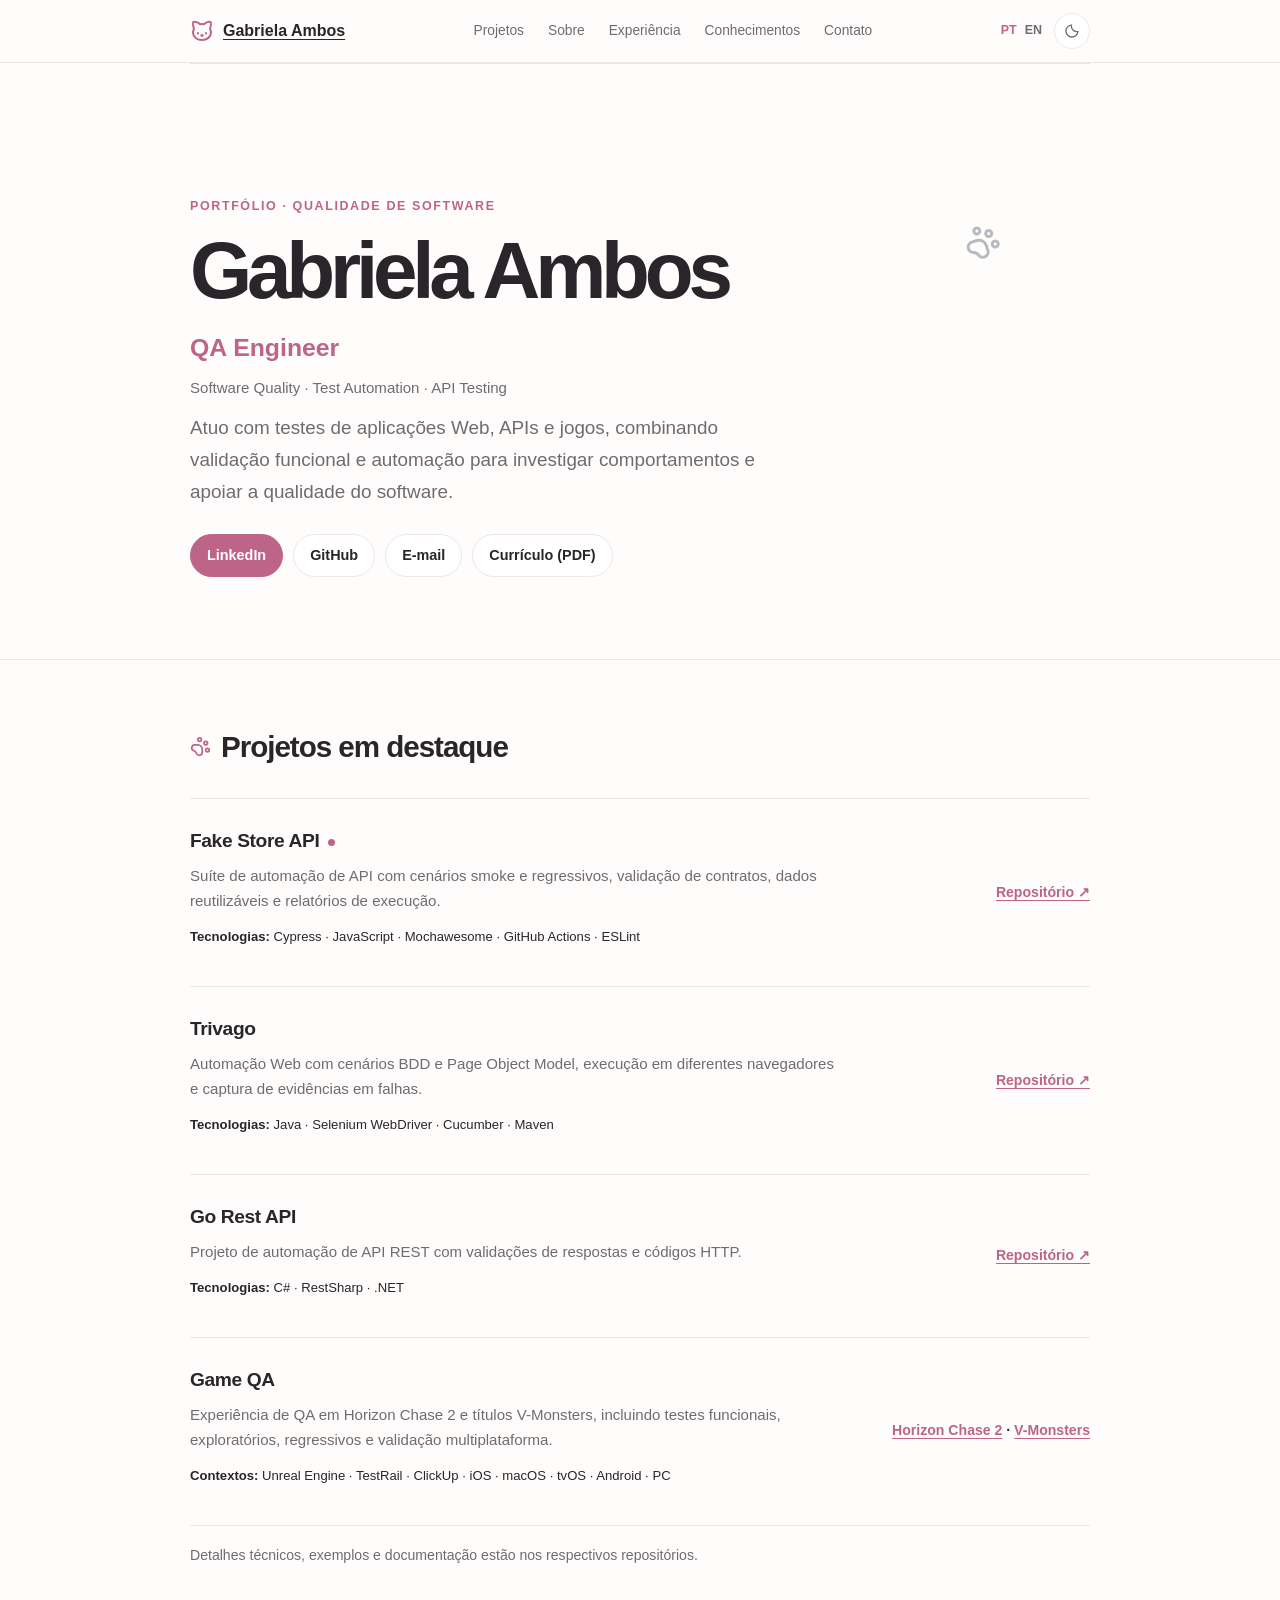
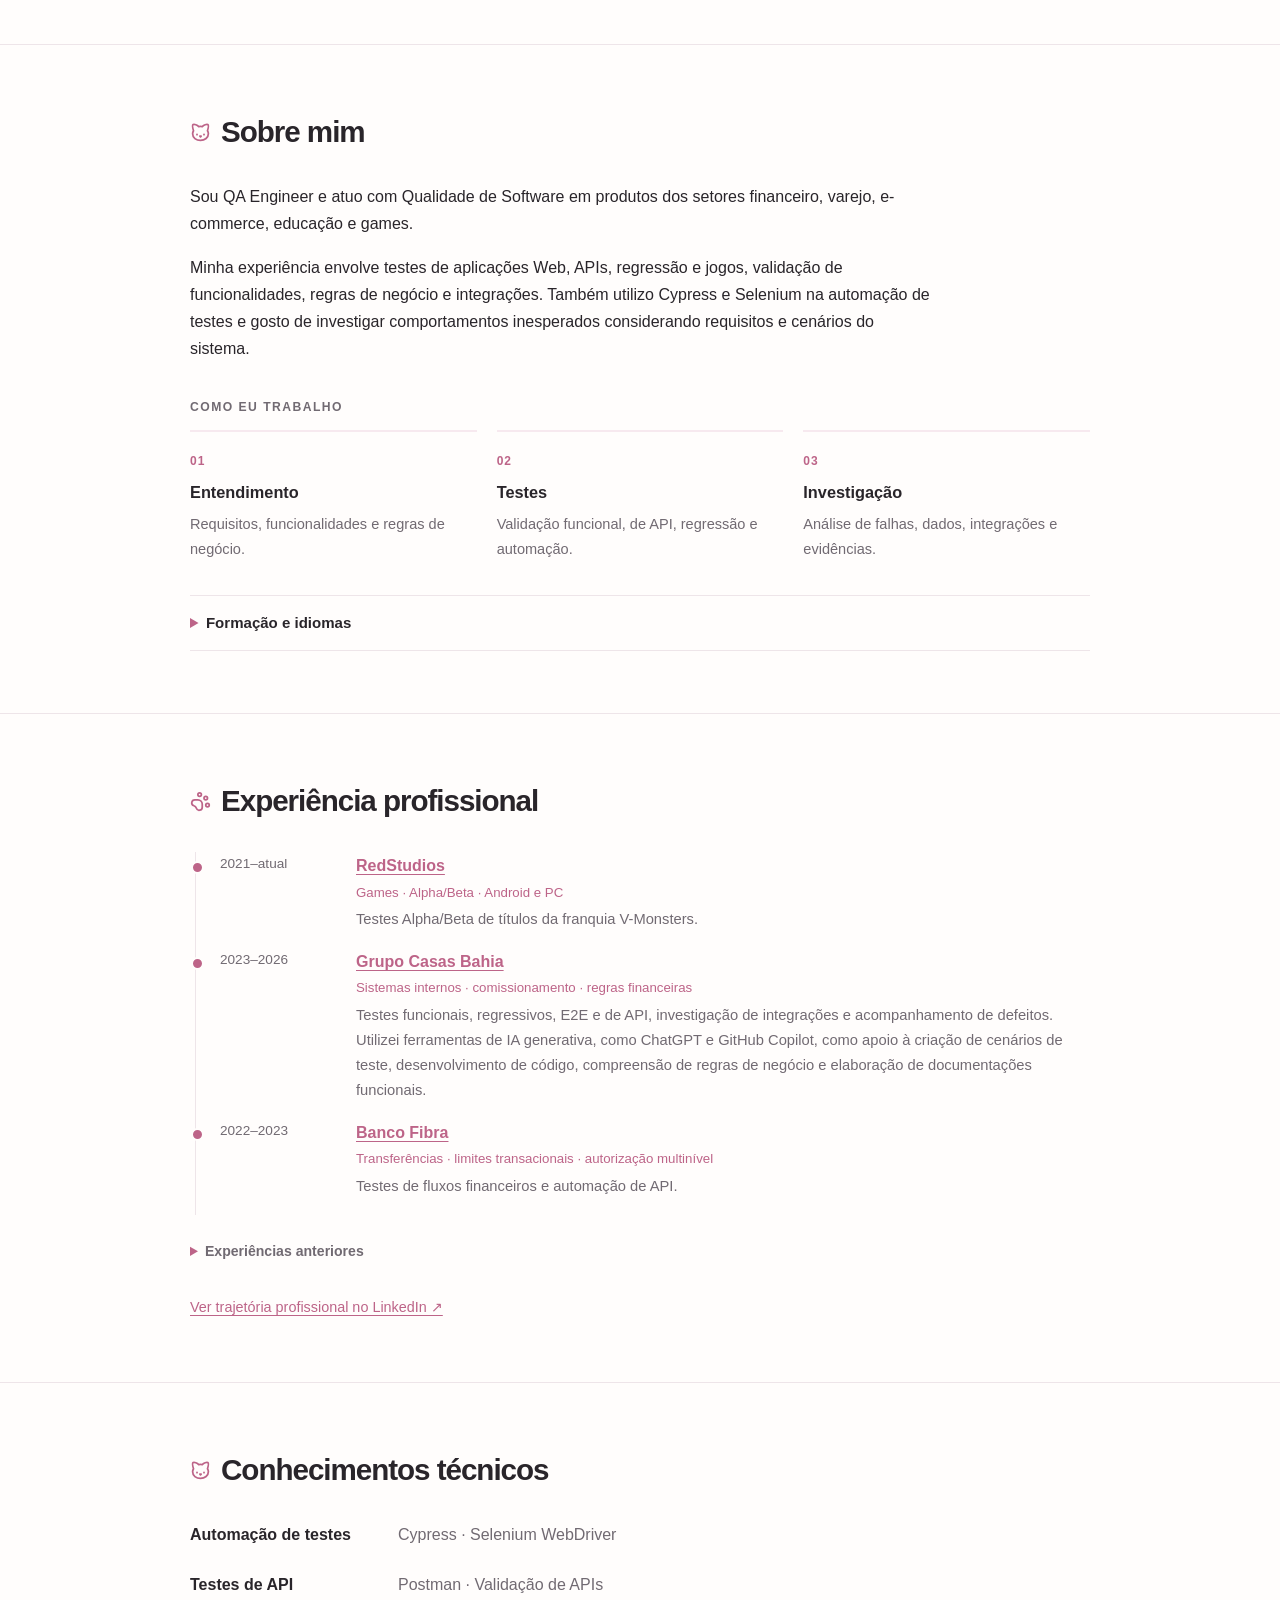
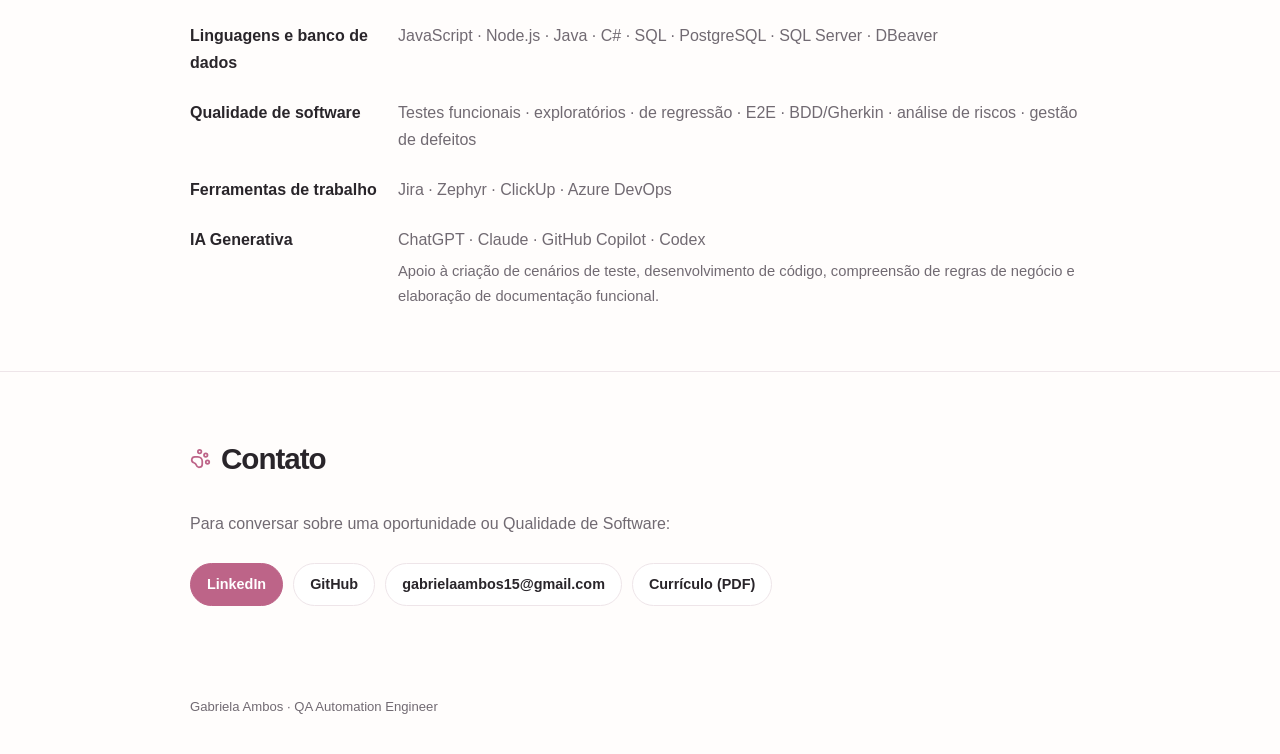
<file: docs/index.html>
<!doctype html>
<html lang="pt-BR" data-theme="light">
<head>
  <meta charset="utf-8">
  <meta name="viewport" content="width=device-width, initial-scale=1">
  <title>Gabriela Ambos | QA Automation Engineer</title>
  <meta name="description" content="Portfólio de Gabriela Ambos, QA Automation Engineer. Projetos em automação, testes de API, aplicações Web e QA de jogos.">
  <meta property="og:title" content="Gabriela Ambos | QA Automation Engineer">
  <meta property="og:description" content="Projetos e experiência em automação de testes, APIs, aplicações Web e QA de jogos.">
  <meta property="og:type" content="website">
  <meta property="og:locale" content="pt_BR">
  <meta property="og:url" content="https://gabrielaambos.github.io/portfolio-qa/">
  <link rel="canonical" href="https://gabrielaambos.github.io/portfolio-qa/">
  <link rel="alternate" hreflang="pt-BR" href="https://gabrielaambos.github.io/portfolio-qa/">
  <link rel="alternate" hreflang="en" href="https://gabrielaambos.github.io/portfolio-qa/en/">
  <link rel="alternate" hreflang="x-default" href="https://gabrielaambos.github.io/portfolio-qa/">
  <link rel="icon" href="assets/cat.svg">
  <link rel="stylesheet" href="style.css">
</head>
<body>
  <a class="skip-link" href="#main-content">Pular para o conteúdo</a>
  <header class="topbar">
    <div class="wrap">
      <a class="brand" href="#inicio" aria-label="Gabriela Ambos, início"><svg aria-hidden="true" viewBox="0 0 24 24"><use href="assets/icons.svg#i-cat"/></svg><span>Gabriela Ambos</span></a>
      <nav aria-label="Navegação principal">
        <a href="#projetos">Projetos</a><a href="#sobre">Sobre</a><a href="#experiencia">Experiência</a><a href="#conhecimentos">Conhecimentos</a><a href="#contato">Contato</a>
      </nav>
      <div class="topbar-actions">
        <div class="flags" role="group" aria-label="Idioma"><a href="index.html" aria-current="page" lang="pt-BR">PT</a><a href="en/" lang="en">EN</a></div>
        <button class="theme-toggle" id="theme-toggle" type="button" aria-label="Ativar tema escuro">
          <svg aria-hidden="true" class="icon-sun" viewBox="0 0 24 24" fill="none" stroke="currentColor" stroke-width="2" stroke-linecap="round"><circle cx="12" cy="12" r="4"/><path d="M12 2v2M12 20v2M4.93 4.93l1.41 1.41M17.66 17.66l1.41 1.41M2 12h2M20 12h2M6.34 17.66l-1.41 1.41M19.07 4.93l1.41-1.41"/></svg>
          <svg aria-hidden="true" class="icon-moon" viewBox="0 0 24 24" fill="none" stroke="currentColor" stroke-width="2" stroke-linecap="round"><path d="M20.9 13A9 9 0 0 1 11 3.1 9 9 0 1 0 20.9 13Z"/></svg>
        </button>
      </div>
    </div>
  </header>

  <main id="main-content">
    <section class="hero wrap" id="inicio" aria-labelledby="hero-title">
      <p class="eyebrow">Portfólio · Qualidade de Software</p>
      <h1 id="hero-title">Gabriela Ambos</h1>
      <p class="role">QA Engineer</p>
      <p class="specialties">Software Quality · Test Automation · API Testing</p>
      <p class="tagline">Atuo com testes de aplicações Web, APIs e jogos, combinando validação funcional e automação para investigar comportamentos e apoiar a qualidade do software.</p>
      <div class="cta" aria-label="Links profissionais">
        <a class="btn btn-primary" href="https://www.linkedin.com/in/gabrielaambos/">LinkedIn</a>
        <a class="btn" href="https://github.com/GabrielaAmbos">GitHub</a>
        <a class="btn" href="mailto:gabrielaambos15@gmail.com">E-mail</a>
        <a class="btn" href="assets/cv/GabrielaAmbos-CV.pdf" target="_blank" rel="noopener">Currículo (PDF)</a>
      </div>
    </section>

    <section id="projetos" aria-labelledby="projects-title">
      <div class="wrap">
        <h2 class="section-heading" id="projects-title"><svg aria-hidden="true" viewBox="0 0 24 24"><use href="assets/icons.svg#i-paw"/></svg>Projetos em destaque</h2>
        <div class="projects">
          <article class="project featured">
            <div><h3>Fake Store API</h3><p>Suíte de automação de API com cenários smoke e regressivos, validação de contratos, dados reutilizáveis e relatórios de execução.</p><p class="tech"><strong>Tecnologias:</strong> Cypress · JavaScript · Mochawesome · GitHub Actions · ESLint</p></div>
            <a class="project-link" href="https://github.com/GabrielaAmbos/automacao-fake-store-api">Repositório <span aria-hidden="true">↗</span></a>
          </article>
          <article class="project">
            <div><h3>Trivago</h3><p>Automação Web com cenários BDD e Page Object Model, execução em diferentes navegadores e captura de evidências em falhas.</p><p class="tech"><strong>Tecnologias:</strong> Java · Selenium WebDriver · Cucumber · Maven</p></div>
            <a class="project-link" href="https://github.com/GabrielaAmbos/automacao-trivago">Repositório <span aria-hidden="true">↗</span></a>
          </article>
          <article class="project">
            <div><h3>Go Rest API</h3><p>Projeto de automação de API REST com validações de respostas e códigos HTTP.</p><p class="tech"><strong>Tecnologias:</strong> C# · RestSharp · .NET</p></div>
            <a class="project-link" href="https://github.com/GabrielaAmbos/automacao-go-rest-api">Repositório <span aria-hidden="true">↗</span></a>
          </article>
          <article class="project">
            <div><h3>Game QA</h3><p>Experiência de QA em Horizon Chase 2 e títulos V-Monsters, incluindo testes funcionais, exploratórios, regressivos e validação multiplataforma.</p><p class="tech"><strong>Contextos:</strong> Unreal Engine · TestRail · ClickUp · iOS · macOS · tvOS · Android · PC</p></div>
            <div class="project-link"><a href="https://www.horizonchase2.com/">Horizon Chase 2</a> · <a href="https://vmonsters.com/">V-Monsters</a></div>
          </article>
        </div>
        <p class="project-note">Detalhes técnicos, exemplos e documentação estão nos respectivos repositórios.</p>
      </div>
    </section>

    <section id="sobre" aria-labelledby="about-title">
      <div class="wrap">
        <h2 class="section-heading" id="about-title"><svg aria-hidden="true" viewBox="0 0 24 24"><use href="assets/icons.svg#i-cat"/></svg>Sobre mim</h2>
        <div class="about-copy">
          <p>Sou QA Engineer e atuo com Qualidade de Software em produtos dos setores financeiro, varejo, e-commerce, educação e games.</p>
          <p>Minha experiência envolve testes de aplicações Web, APIs, regressão e jogos, validação de funcionalidades, regras de negócio e integrações. Também utilizo Cypress e Selenium na automação de testes e gosto de investigar comportamentos inesperados considerando requisitos e cenários do sistema.</p>
        </div>
        <p class="subhead">Como eu trabalho</p>
        <div class="steps">
          <article class="step"><span class="n">01</span><h3>Entendimento</h3><p>Requisitos, funcionalidades e regras de negócio.</p></article>
          <article class="step"><span class="n">02</span><h3>Testes</h3><p>Validação funcional, de API, regressão e automação.</p></article>
          <article class="step"><span class="n">03</span><h3>Investigação</h3><p>Análise de falhas, dados, integrações e evidências.</p></article>
        </div>
        <details class="more-info">
          <summary>Formação e idiomas</summary>
          <div class="details-body">
            <h3>Formação</h3>
            <ul class="education">
              <li>Jogos Digitais — Estácio · 2026 · Em andamento</li>
              <li>Técnico em Informática — Instituto Federal do Rio Grande do Sul, Campus Sapucaia · 2013–2017</li>
            </ul>
            <h3>Idiomas</h3>
            <ul class="lang-list"><li>Português: nativo</li><li>Inglês: leitura e documentação técnica; conversação básica</li></ul>
          </div>
        </details>
      </div>
    </section>

    <section class="experience-section" id="experiencia" aria-labelledby="experience-title">
      <div class="wrap">
        <h2 class="section-heading" id="experience-title"><svg aria-hidden="true" viewBox="0 0 24 24"><use href="assets/icons.svg#i-paw"/></svg>Experiência profissional</h2>
        <div class="timeline featured-timeline">
          <article class="job"><div class="period">2021–atual</div><div><div class="company"><a href="https://redstudios.com.br/">RedStudios</a></div><span class="domain">Games · Alpha/Beta · Android e PC</span><p class="desc">Testes Alpha/Beta de títulos da franquia V-Monsters.</p></div></article>
          <article class="job"><div class="period">2023–2026</div><div><div class="company"><a href="https://www.grupocasasbahia.com.br/">Grupo Casas Bahia</a></div><span class="domain">Sistemas internos · comissionamento · regras financeiras</span><p class="desc">Testes funcionais, regressivos, E2E e de API, investigação de integrações e acompanhamento de defeitos. Utilizei ferramentas de IA generativa, como ChatGPT e GitHub Copilot, como apoio à criação de cenários de teste, desenvolvimento de código, compreensão de regras de negócio e elaboração de documentações funcionais.</p></div></article>
          <article class="job"><div class="period">2022–2023</div><div><div class="company"><a href="https://bancofibra.com.br/">Banco Fibra</a></div><span class="domain">Transferências · limites transacionais · autorização multinível</span><p class="desc">Testes de fluxos financeiros e automação de API.</p></div></article>
        </div>
        <details class="previous-experiences">
          <summary>Experiências anteriores</summary>
          <div class="previous-list">
            <article class="previous-job"><span class="period">2022</span><p><strong><a href="https://www.aquiris.com.br/">Aquiris</a></strong> — QA Analyst em Horizon Chase 2, com testes em dispositivos Apple, gestão de casos e registro de defeitos.</p></article>
            <article class="previous-job"><span class="period">2021</span><p><strong><a href="https://www.lojasrennersa.com.br/">Lojas Renner</a></strong> — Testes da jornada de pedido entre e-commerce, integrações, logística e aplicativo Android.</p></article>
            <article class="previous-job"><span class="period">2020–2021</span><p><strong><a href="https://ntconsultcorp.com/pt/">NTConsult</a></strong> — Testes Web e de API e validação de dados em SQL Server.</p></article>
            <article class="previous-job"><span class="period">2020</span><p><strong><a href="https://gvdasa.com.br/">GVDASA</a></strong> — Testes de sistemas acadêmicos e automação Web.</p></article>
          </div>
        </details>
        <a class="resource-link" href="https://www.linkedin.com/in/gabrielaambos/">Ver trajetória profissional no LinkedIn ↗</a>
      </div>
    </section>

    <section id="conhecimentos" aria-labelledby="skills-title">
      <div class="wrap">
        <h2 class="section-heading" id="skills-title"><svg aria-hidden="true" viewBox="0 0 24 24"><use href="assets/icons.svg#i-cat"/></svg>Conhecimentos técnicos</h2>
        <dl class="skills">
          <div class="skill-row"><dt>Automação de testes</dt><dd>Cypress · Selenium WebDriver</dd></div>
          <div class="skill-row"><dt>Testes de API</dt><dd>Postman · Validação de APIs</dd></div>
          <div class="skill-row"><dt>Linguagens e banco de dados</dt><dd>JavaScript · Node.js · Java · C# · SQL · PostgreSQL · SQL Server · DBeaver</dd></div>
          <div class="skill-row"><dt>Qualidade de software</dt><dd>Testes funcionais · exploratórios · de regressão · E2E · BDD/Gherkin · análise de riscos · gestão de defeitos</dd></div>
          <div class="skill-row"><dt>Ferramentas de trabalho</dt><dd>Jira · Zephyr · ClickUp · Azure DevOps</dd></div>
          <div class="skill-row"><dt>IA Generativa</dt><dd>ChatGPT · Claude · GitHub Copilot · Codex<p class="skill-note">Apoio à criação de cenários de teste, desenvolvimento de código, compreensão de regras de negócio e elaboração de documentação funcional.</p></dd></div>
        </dl>
      </div>
    </section>

    <section class="contact-section" id="contato" aria-labelledby="contact-title">
      <div class="wrap">
        <h2 class="section-heading" id="contact-title"><svg aria-hidden="true" viewBox="0 0 24 24"><use href="assets/icons.svg#i-paw"/></svg>Contato</h2>
        <p>Para conversar sobre uma oportunidade ou Qualidade de Software:</p>
        <div class="contact-links">
          <a class="btn btn-primary" href="https://www.linkedin.com/in/gabrielaambos/">LinkedIn</a>
          <a class="btn" href="https://github.com/GabrielaAmbos">GitHub</a>
          <a class="btn" href="mailto:gabrielaambos15@gmail.com">gabrielaambos15@gmail.com</a>
          <a class="btn" href="assets/cv/GabrielaAmbos-CV.pdf" target="_blank" rel="noopener">Currículo (PDF)</a>
        </div>
      </div>
    </section>
  </main>
  <footer><div class="wrap"><p>Gabriela Ambos · QA Automation Engineer</p></div></footer>
  <script src="theme.js"></script>
</body>
</html>
</file>
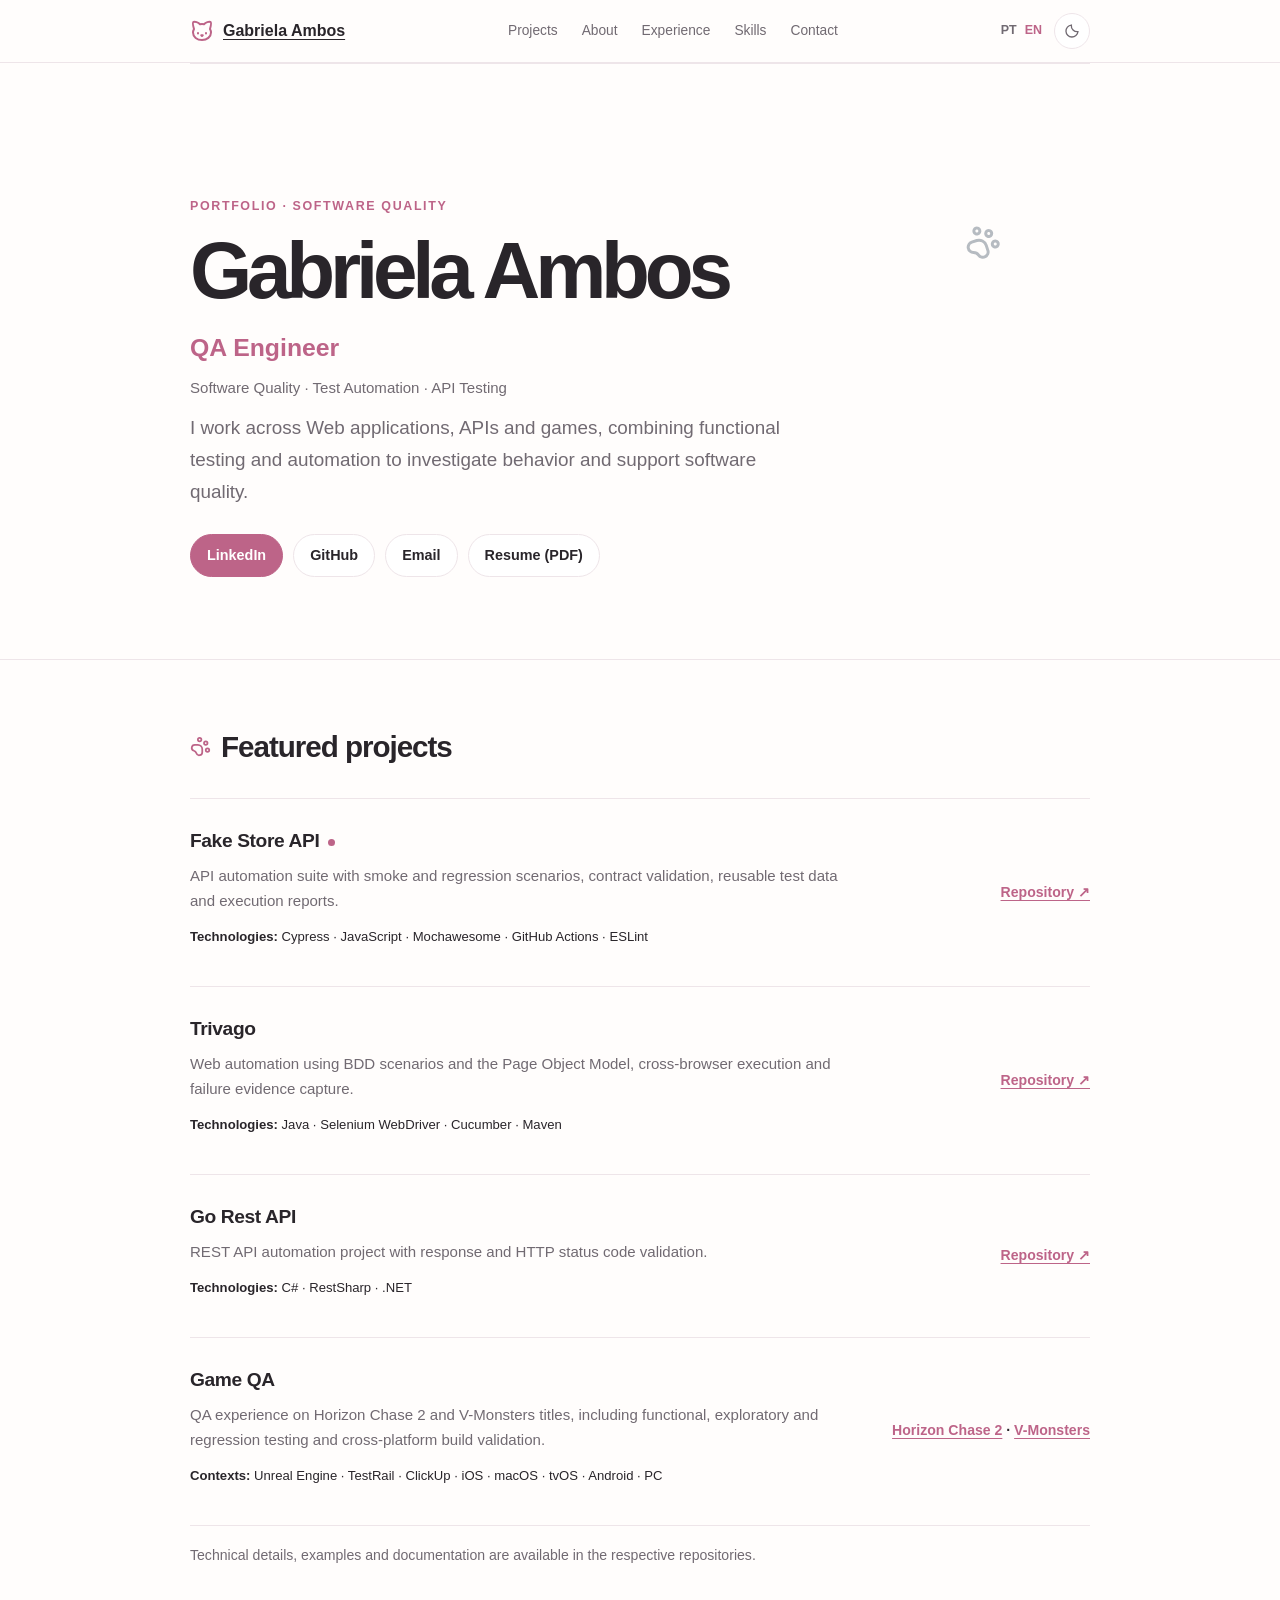
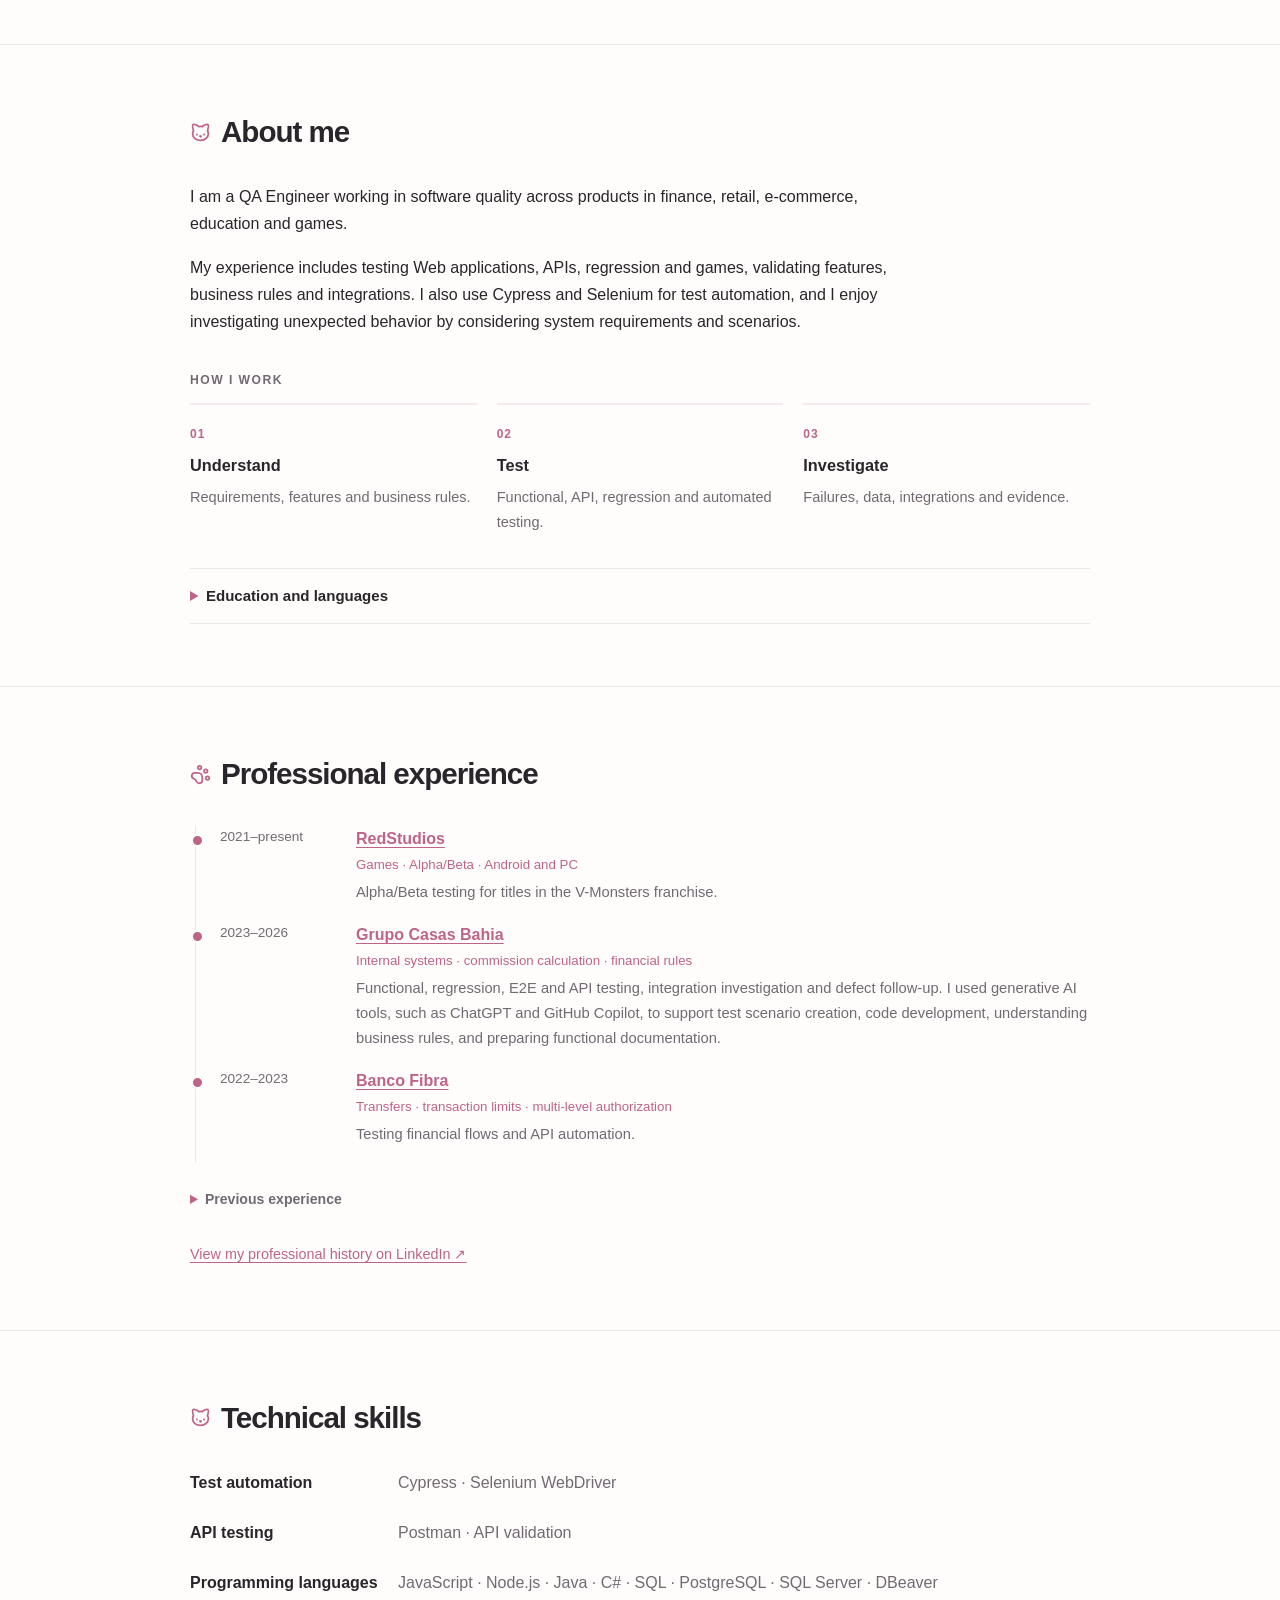
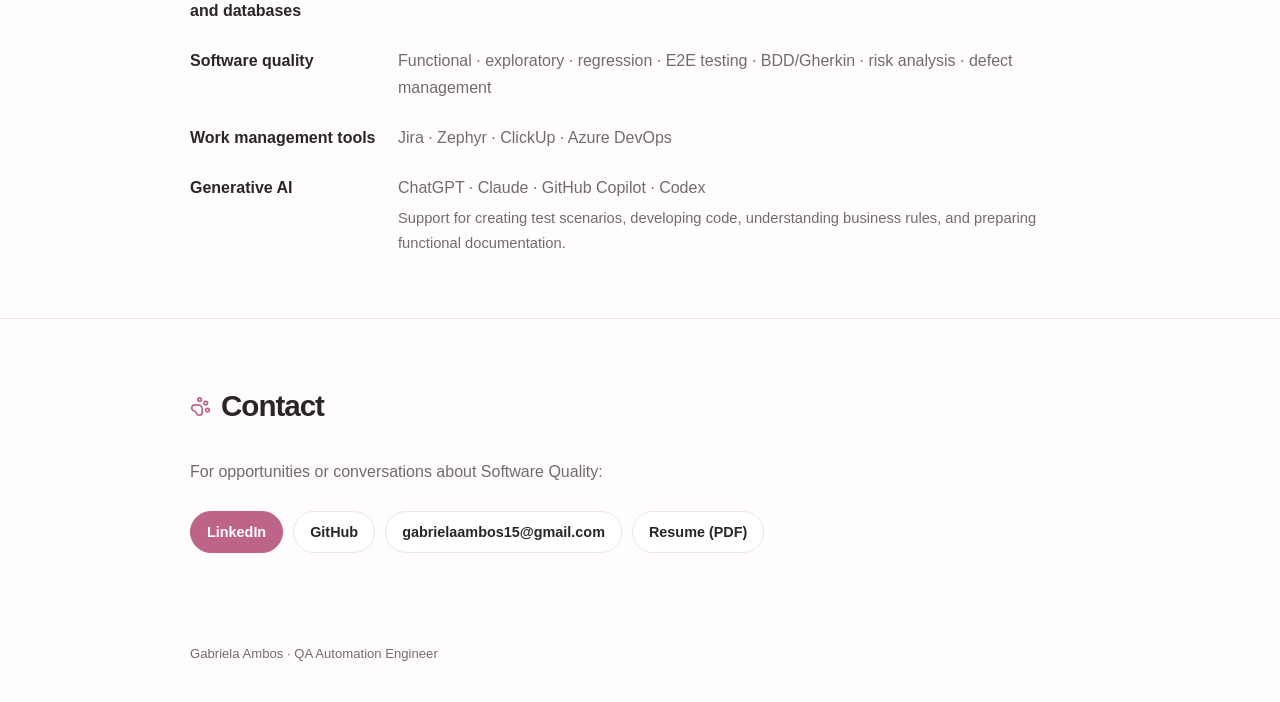
<file: docs/en/index.html>
<!doctype html>
<html lang="en" data-theme="light">
<head>
  <meta charset="utf-8">
  <meta name="viewport" content="width=device-width, initial-scale=1">
  <title>Gabriela Ambos | QA Automation Engineer</title>
  <meta name="description" content="Portfolio of Gabriela Ambos, QA Automation Engineer. Test automation projects across APIs, Web applications and game QA.">
  <meta property="og:title" content="Gabriela Ambos | QA Automation Engineer">
  <meta property="og:description" content="Projects and experience in test automation, APIs, Web applications and game QA.">
  <meta property="og:type" content="website">
  <meta property="og:locale" content="en_US">
  <meta property="og:url" content="https://gabrielaambos.github.io/portfolio-qa/en/">
  <link rel="canonical" href="https://gabrielaambos.github.io/portfolio-qa/en/">
  <link rel="alternate" hreflang="pt-BR" href="https://gabrielaambos.github.io/portfolio-qa/">
  <link rel="alternate" hreflang="en" href="https://gabrielaambos.github.io/portfolio-qa/en/">
  <link rel="alternate" hreflang="x-default" href="https://gabrielaambos.github.io/portfolio-qa/">
  <link rel="icon" href="../assets/cat.svg">
  <link rel="stylesheet" href="../style.css">
</head>
<body>
  <a class="skip-link" href="#main-content">Skip to content</a>
  <header class="topbar">
    <div class="wrap">
      <a class="brand" href="#home" aria-label="Gabriela Ambos, home"><svg aria-hidden="true" viewBox="0 0 24 24"><use href="../assets/icons.svg#i-cat"/></svg><span>Gabriela Ambos</span></a>
      <nav aria-label="Main navigation">
        <a href="#projects">Projects</a><a href="#about">About</a><a href="#experience">Experience</a><a href="#skills">Skills</a><a href="#contact">Contact</a>
      </nav>
      <div class="topbar-actions">
        <div class="flags" role="group" aria-label="Language"><a href="../index.html" lang="pt-BR">PT</a><a href="./" aria-current="page" lang="en">EN</a></div>
        <button class="theme-toggle" id="theme-toggle" type="button" aria-label="Switch to dark theme">
          <svg aria-hidden="true" class="icon-sun" viewBox="0 0 24 24" fill="none" stroke="currentColor" stroke-width="2" stroke-linecap="round"><circle cx="12" cy="12" r="4"/><path d="M12 2v2M12 20v2M4.93 4.93l1.41 1.41M17.66 17.66l1.41 1.41M2 12h2M20 12h2M6.34 17.66l-1.41 1.41M19.07 4.93l1.41-1.41"/></svg>
          <svg aria-hidden="true" class="icon-moon" viewBox="0 0 24 24" fill="none" stroke="currentColor" stroke-width="2" stroke-linecap="round"><path d="M20.9 13A9 9 0 0 1 11 3.1 9 9 0 1 0 20.9 13Z"/></svg>
        </button>
      </div>
    </div>
  </header>

  <main id="main-content">
    <section class="hero wrap" id="home" aria-labelledby="hero-title">
      <p class="eyebrow">Portfolio · Software Quality</p>
      <h1 id="hero-title">Gabriela Ambos</h1>
      <p class="role">QA Engineer</p>
      <p class="specialties">Software Quality · Test Automation · API Testing</p>
      <p class="tagline">I work across Web applications, APIs and games, combining functional testing and automation to investigate behavior and support software quality.</p>
      <div class="cta" aria-label="Professional links">
        <a class="btn btn-primary" href="https://www.linkedin.com/in/gabrielaambos/?locale=en-US">LinkedIn</a>
        <a class="btn" href="https://github.com/GabrielaAmbos">GitHub</a>
        <a class="btn" href="mailto:gabrielaambos15@gmail.com">Email</a>
        <a class="btn" href="../assets/cv/GabrielaAmbos-CV-EN.pdf" target="_blank" rel="noopener">Resume (PDF)</a>
      </div>
    </section>

    <section id="projects" aria-labelledby="projects-title">
      <div class="wrap">
        <h2 class="section-heading" id="projects-title"><svg aria-hidden="true" viewBox="0 0 24 24"><use href="../assets/icons.svg#i-paw"/></svg>Featured projects</h2>
        <div class="projects">
          <article class="project featured">
            <div><h3>Fake Store API</h3><p>API automation suite with smoke and regression scenarios, contract validation, reusable test data and execution reports.</p><p class="tech"><strong>Technologies:</strong> Cypress · JavaScript · Mochawesome · GitHub Actions · ESLint</p></div>
            <a class="project-link" href="https://github.com/GabrielaAmbos/automacao-fake-store-api">Repository <span aria-hidden="true">↗</span></a>
          </article>
          <article class="project">
            <div><h3>Trivago</h3><p>Web automation using BDD scenarios and the Page Object Model, cross-browser execution and failure evidence capture.</p><p class="tech"><strong>Technologies:</strong> Java · Selenium WebDriver · Cucumber · Maven</p></div>
            <a class="project-link" href="https://github.com/GabrielaAmbos/automacao-trivago">Repository <span aria-hidden="true">↗</span></a>
          </article>
          <article class="project">
            <div><h3>Go Rest API</h3><p>REST API automation project with response and HTTP status code validation.</p><p class="tech"><strong>Technologies:</strong> C# · RestSharp · .NET</p></div>
            <a class="project-link" href="https://github.com/GabrielaAmbos/automacao-go-rest-api">Repository <span aria-hidden="true">↗</span></a>
          </article>
          <article class="project">
            <div><h3>Game QA</h3><p>QA experience on Horizon Chase 2 and V-Monsters titles, including functional, exploratory and regression testing and cross-platform build validation.</p><p class="tech"><strong>Contexts:</strong> Unreal Engine · TestRail · ClickUp · iOS · macOS · tvOS · Android · PC</p></div>
            <div class="project-link"><a href="https://www.horizonchase2.com/">Horizon Chase 2</a> · <a href="https://vmonsters.com/">V-Monsters</a></div>
          </article>
        </div>
        <p class="project-note">Technical details, examples and documentation are available in the respective repositories.</p>
      </div>
    </section>

    <section id="about" aria-labelledby="about-title">
      <div class="wrap">
        <h2 class="section-heading" id="about-title"><svg aria-hidden="true" viewBox="0 0 24 24"><use href="../assets/icons.svg#i-cat"/></svg>About me</h2>
        <div class="about-copy">
          <p>I am a QA Engineer working in software quality across products in finance, retail, e-commerce, education and games.</p>
          <p>My experience includes testing Web applications, APIs, regression and games, validating features, business rules and integrations. I also use Cypress and Selenium for test automation, and I enjoy investigating unexpected behavior by considering system requirements and scenarios.</p>
        </div>
        <p class="subhead">How I work</p>
        <div class="steps">
          <article class="step"><span class="n">01</span><h3>Understand</h3><p>Requirements, features and business rules.</p></article>
          <article class="step"><span class="n">02</span><h3>Test</h3><p>Functional, API, regression and automated testing.</p></article>
          <article class="step"><span class="n">03</span><h3>Investigate</h3><p>Failures, data, integrations and evidence.</p></article>
        </div>
        <details class="more-info">
          <summary>Education and languages</summary>
          <div class="details-body">
            <h3>Education</h3>
            <ul class="education">
              <li>Digital Games — Estácio · 2026 · In progress</li>
              <li>Technical Diploma in IT — Federal Institute of Rio Grande do Sul, Sapucaia campus · 2013–2017</li>
            </ul>
            <h3>Languages</h3>
            <ul class="lang-list"><li>Portuguese: native</li><li>English: technical reading and documentation; basic conversation</li></ul>
          </div>
        </details>
      </div>
    </section>

    <section class="experience-section" id="experience" aria-labelledby="experience-title">
      <div class="wrap">
        <h2 class="section-heading" id="experience-title"><svg aria-hidden="true" viewBox="0 0 24 24"><use href="../assets/icons.svg#i-paw"/></svg>Professional experience</h2>
        <div class="timeline featured-timeline">
          <article class="job"><div class="period">2021–present</div><div><div class="company"><a href="https://redstudios.com.br/">RedStudios</a></div><span class="domain">Games · Alpha/Beta · Android and PC</span><p class="desc">Alpha/Beta testing for titles in the V-Monsters franchise.</p></div></article>
          <article class="job"><div class="period">2023–2026</div><div><div class="company"><a href="https://www.grupocasasbahia.com.br/">Grupo Casas Bahia</a></div><span class="domain">Internal systems · commission calculation · financial rules</span><p class="desc">Functional, regression, E2E and API testing, integration investigation and defect follow-up. I used generative AI tools, such as ChatGPT and GitHub Copilot, to support test scenario creation, code development, understanding business rules, and preparing functional documentation.</p></div></article>
          <article class="job"><div class="period">2022–2023</div><div><div class="company"><a href="https://bancofibra.com.br/">Banco Fibra</a></div><span class="domain">Transfers · transaction limits · multi-level authorization</span><p class="desc">Testing financial flows and API automation.</p></div></article>
        </div>
        <details class="previous-experiences">
          <summary>Previous experience</summary>
          <div class="previous-list">
            <article class="previous-job"><span class="period">2022</span><p><strong><a href="https://www.aquiris.com.br/">Aquiris</a></strong> — QA Analyst on Horizon Chase 2, testing on Apple devices, managing test cases and reporting defects.</p></article>
            <article class="previous-job"><span class="period">2021</span><p><strong><a href="https://www.lojasrennersa.com.br/">Lojas Renner</a></strong> — Testing the order journey across e-commerce, integrations, logistics and the Android app.</p></article>
            <article class="previous-job"><span class="period">2020–2021</span><p><strong><a href="https://ntconsultcorp.com/pt/">NTConsult</a></strong> — Web and API testing and SQL Server data validation.</p></article>
            <article class="previous-job"><span class="period">2020</span><p><strong><a href="https://gvdasa.com.br/">GVDASA</a></strong> — Testing academic systems and Web automation.</p></article>
          </div>
        </details>
        <a class="resource-link" href="https://www.linkedin.com/in/gabrielaambos/?locale=en-US">View my professional history on LinkedIn ↗</a>
      </div>
    </section>

    <section id="skills" aria-labelledby="skills-title">
      <div class="wrap">
        <h2 class="section-heading" id="skills-title"><svg aria-hidden="true" viewBox="0 0 24 24"><use href="../assets/icons.svg#i-cat"/></svg>Technical skills</h2>
        <dl class="skills">
          <div class="skill-row"><dt>Test automation</dt><dd>Cypress · Selenium WebDriver</dd></div>
          <div class="skill-row"><dt>API testing</dt><dd>Postman · API validation</dd></div>
          <div class="skill-row"><dt>Programming languages and databases</dt><dd>JavaScript · Node.js · Java · C# · SQL · PostgreSQL · SQL Server · DBeaver</dd></div>
          <div class="skill-row"><dt>Software quality</dt><dd>Functional · exploratory · regression · E2E testing · BDD/Gherkin · risk analysis · defect management</dd></div>
          <div class="skill-row"><dt>Work management tools</dt><dd>Jira · Zephyr · ClickUp · Azure DevOps</dd></div>
          <div class="skill-row"><dt>Generative AI</dt><dd>ChatGPT · Claude · GitHub Copilot · Codex<p class="skill-note">Support for creating test scenarios, developing code, understanding business rules, and preparing functional documentation.</p></dd></div>
        </dl>
      </div>
    </section>

    <section class="contact-section" id="contact" aria-labelledby="contact-title">
      <div class="wrap">
        <h2 class="section-heading" id="contact-title"><svg aria-hidden="true" viewBox="0 0 24 24"><use href="../assets/icons.svg#i-paw"/></svg>Contact</h2>
        <p>For opportunities or conversations about Software Quality:</p>
        <div class="contact-links">
          <a class="btn btn-primary" href="https://www.linkedin.com/in/gabrielaambos/?locale=en-US">LinkedIn</a>
          <a class="btn" href="https://github.com/GabrielaAmbos">GitHub</a>
          <a class="btn" href="mailto:gabrielaambos15@gmail.com">gabrielaambos15@gmail.com</a>
          <a class="btn" href="../assets/cv/GabrielaAmbos-CV-EN.pdf" target="_blank" rel="noopener">Resume (PDF)</a>
        </div>
      </div>
    </section>
  </main>
  <footer><div class="wrap"><p>Gabriela Ambos · QA Automation Engineer</p></div></footer>
  <script src="../theme.js"></script>
</body>
</html>
</file>
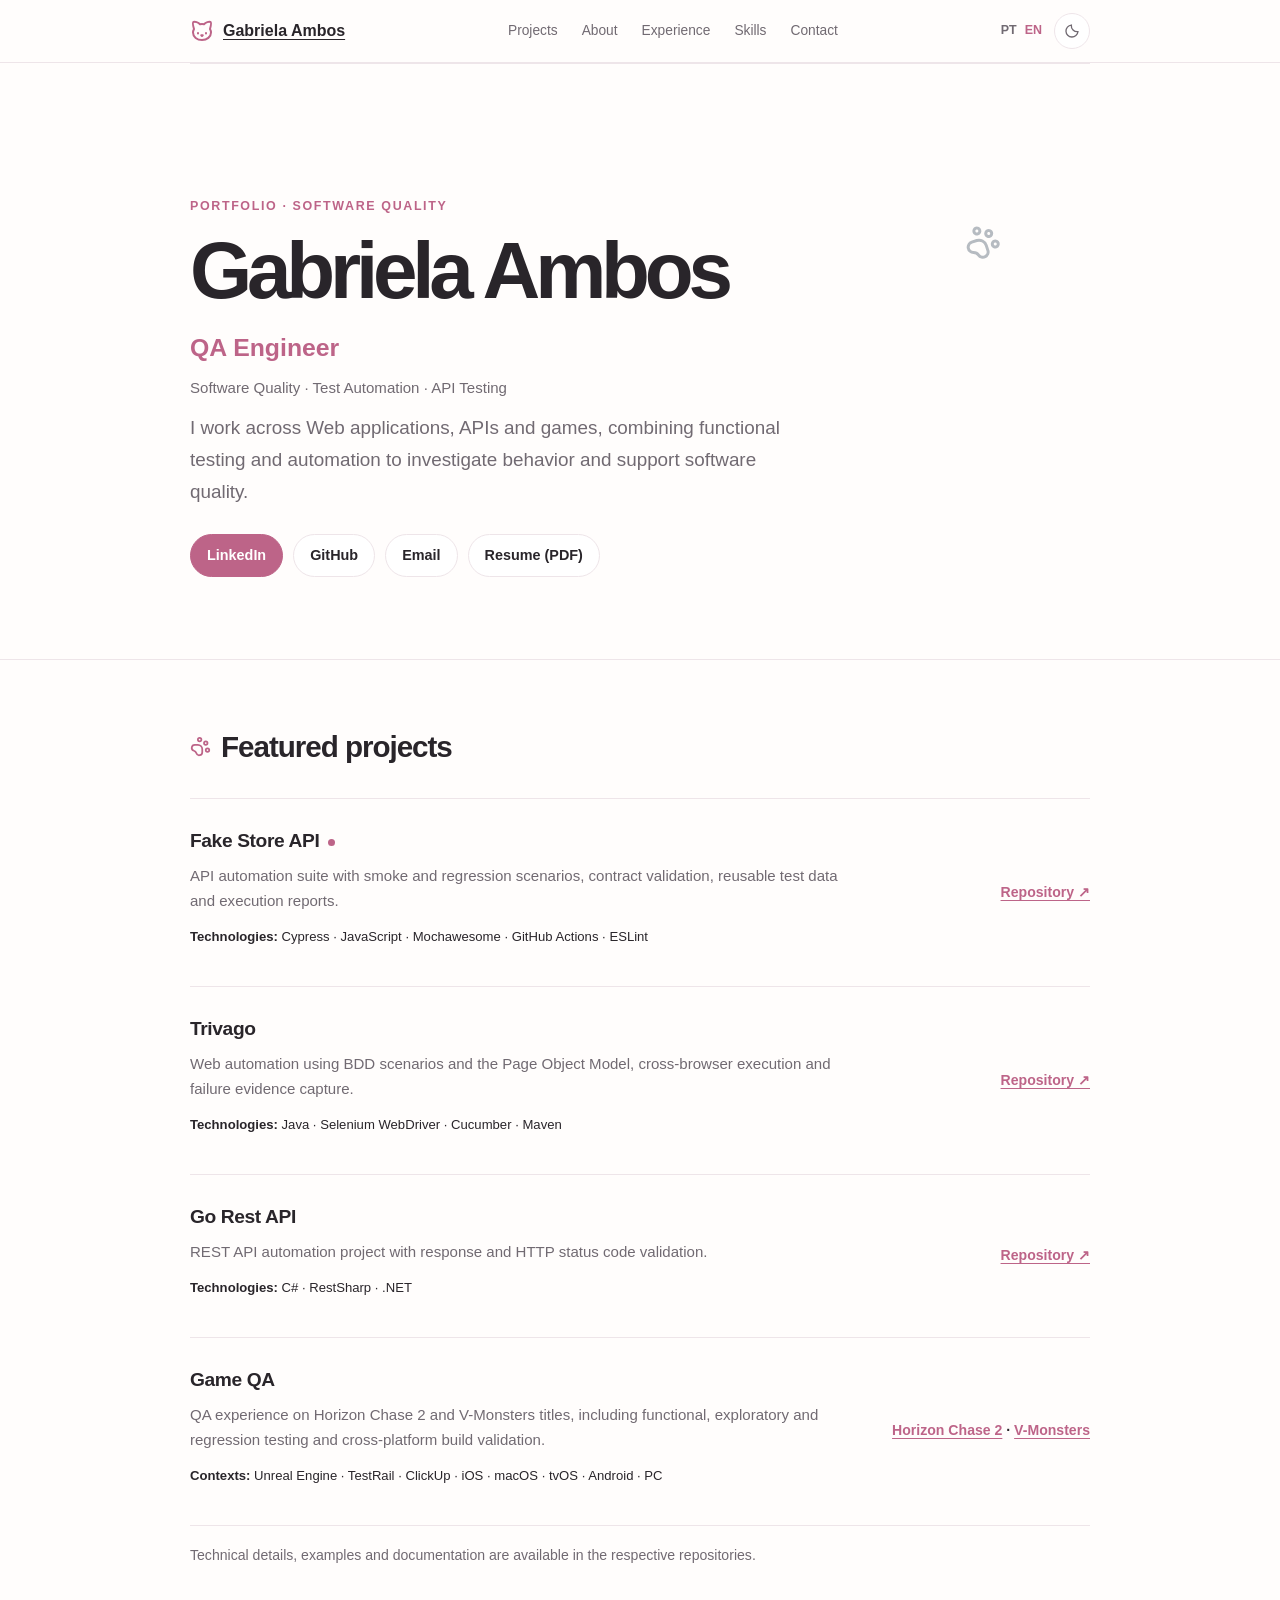
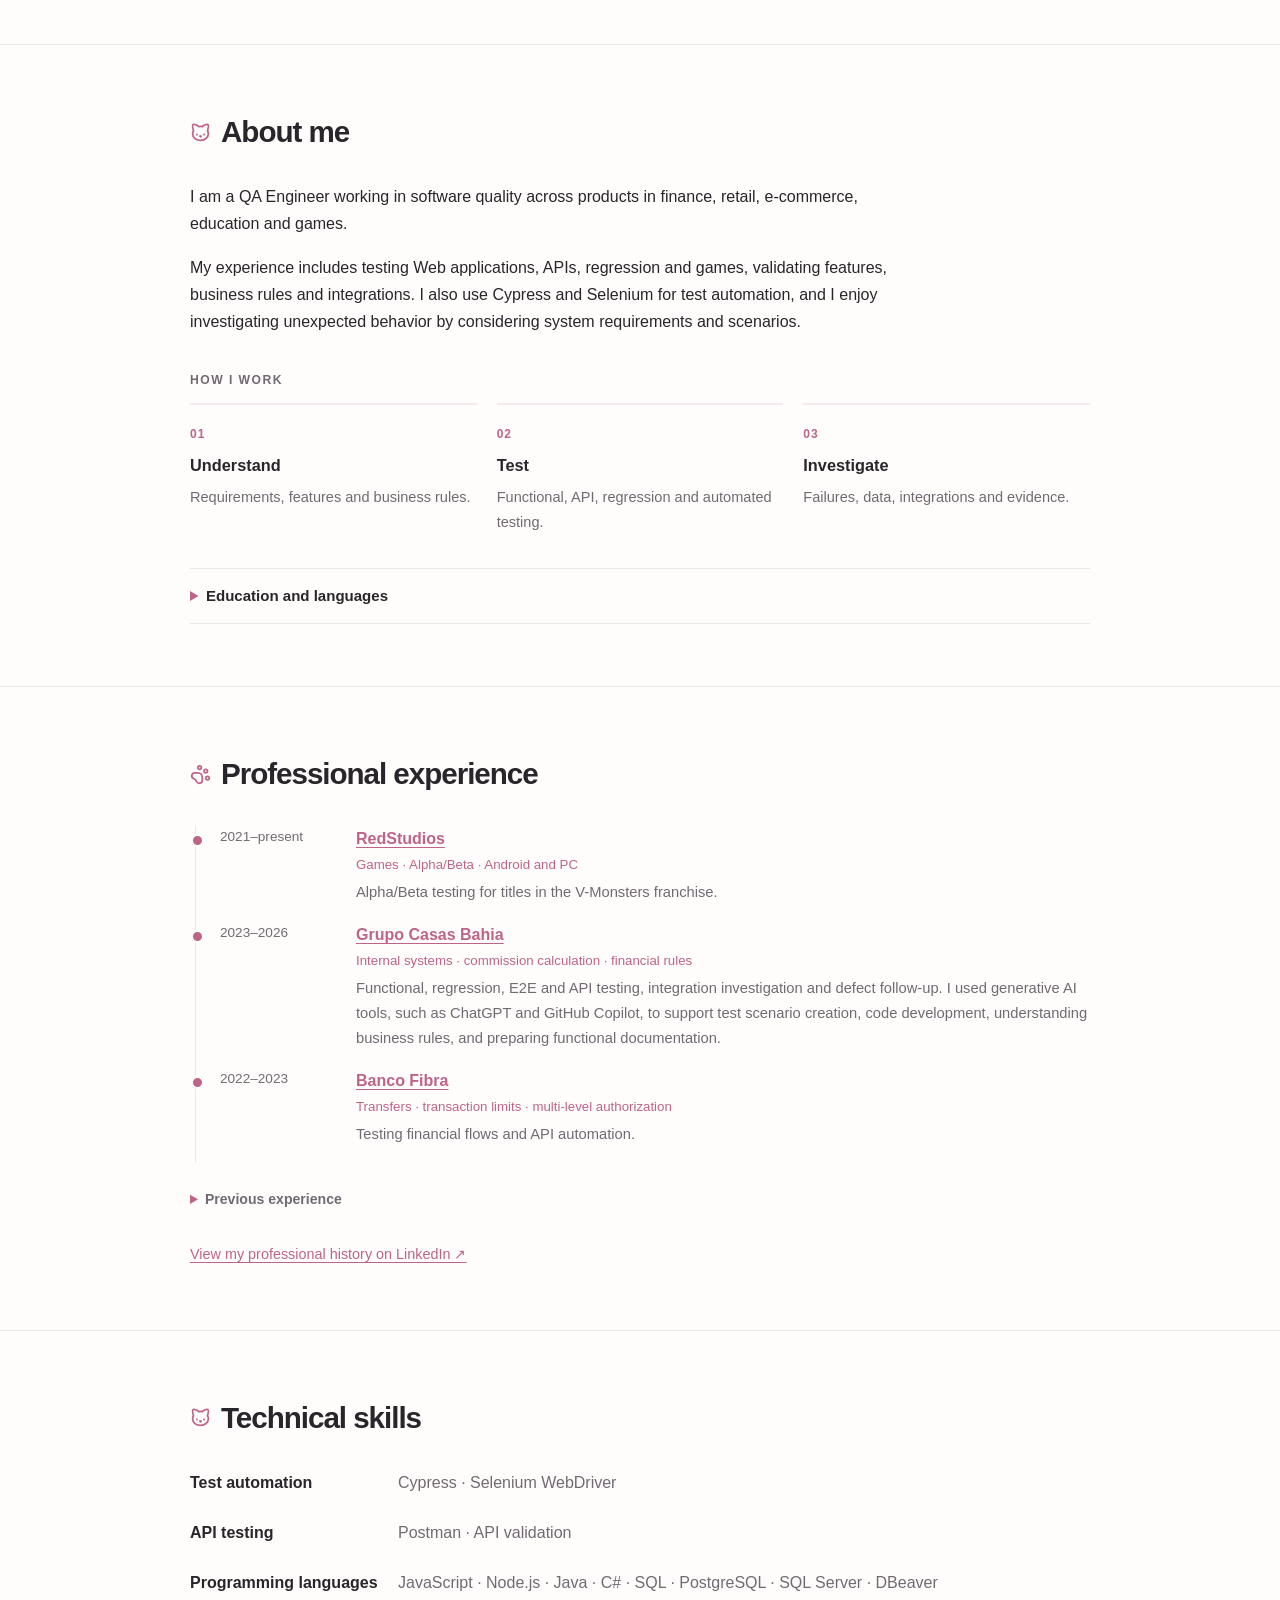
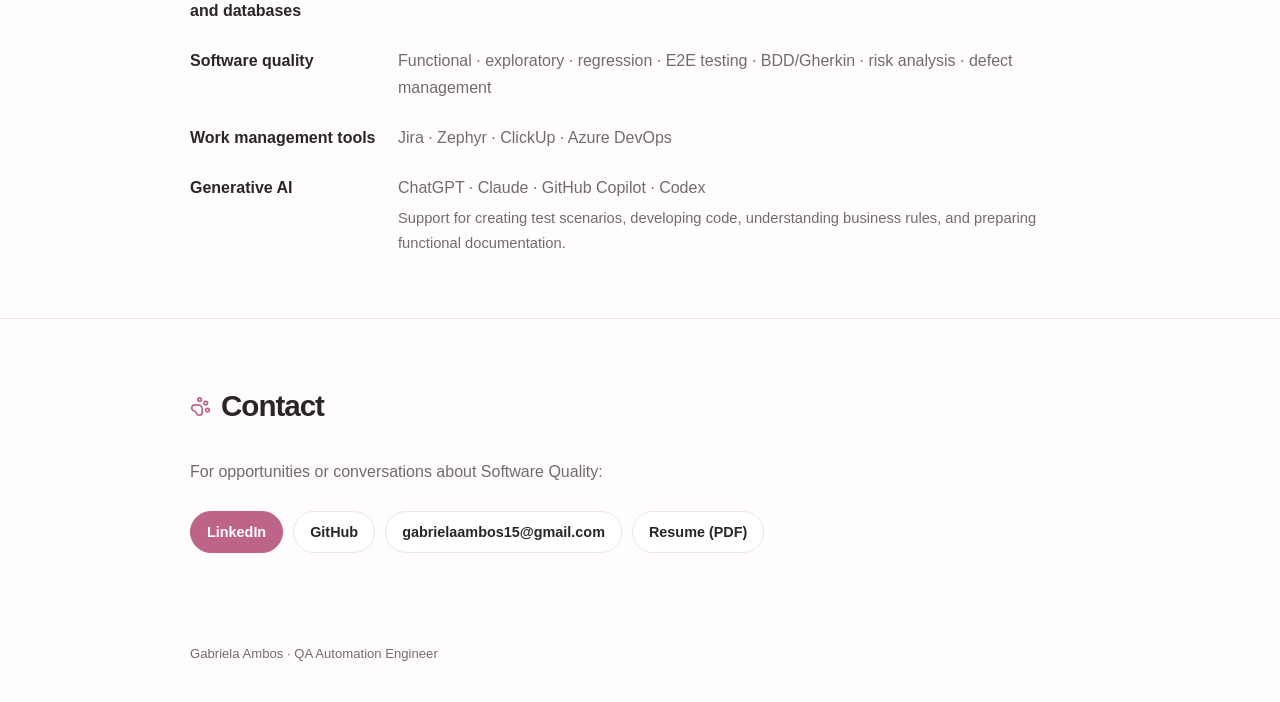
<file: docs/en.html>
<!doctype html>
<html lang="en">
<head>
  <meta charset="utf-8">
  <meta name="viewport" content="width=device-width, initial-scale=1">
  <meta http-equiv="refresh" content="0; url=en/">
  <meta name="robots" content="noindex,follow">
  <link rel="canonical" href="https://gabrielaambos.github.io/portfolio-qa/en/">
  <title>Portfolio moved</title>
</head>
<body>
  <p>The English portfolio has moved to <a href="en/">gabrielaambos.github.io/portfolio-qa/en/</a>.</p>
</body>
</html>
</file>
<file: docs/style.css>
:root {
  color-scheme: light;
  --bg: #fffdfc;
  --surface: #ffffff;
  --surface-alt: #faf5f6;
  --text: #29252a;
  --muted: #716a72;
  --border: #eee5e9;
  --accent: #bd6488;
  --accent-soft: #f7e9ef;
  --shadow: 0 12px 38px rgba(79, 39, 56, .055);
}

:root[data-theme="dark"] {
  color-scheme: dark;
  --bg: #17151a;
  --surface: #211e24;
  --surface-alt: #2b252d;
  --text: #f4edf1;
  --muted: #c0b2ba;
  --border: #3c333b;
  --accent: #eea1c0;
  --accent-soft: #3d2934;
  --shadow: 0 12px 38px rgba(0, 0, 0, .18);
}

* { box-sizing: border-box; }
html { scroll-behavior: smooth; }
@media (prefers-reduced-motion: reduce) {
  html { scroll-behavior: auto; }
  *, *::before, *::after { scroll-behavior: auto !important; transition-duration: .01ms !important; }
}
:focus-visible { outline: 3px solid var(--accent); outline-offset: 4px; }
body {
  margin: 0;
  background: var(--bg);
  color: var(--text);
  font-family: -apple-system, BlinkMacSystemFont, "Segoe UI", Roboto, "Helvetica Neue", Arial, sans-serif;
  font-size: 16px;
  line-height: 1.7;
  -webkit-font-smoothing: antialiased;
}
a { color: var(--accent); text-decoration-thickness: .08em; text-underline-offset: .18em; }
a:hover { color: var(--text); }
.wrap { width: min(100% - 48px, 900px); margin-inline: auto; }
.skip-link { position: fixed; z-index: 30; top: 8px; left: 8px; padding: 10px 14px; background: var(--surface); color: var(--text); transform: translateY(-150%); }
.skip-link:focus { transform: translateY(0); }

.topbar { position: sticky; top: 0; z-index: 20; background: color-mix(in srgb, var(--bg) 92%, transparent); border-bottom: 1px solid var(--border); backdrop-filter: blur(12px); }
.topbar .wrap { display: flex; min-height: 62px; align-items: center; justify-content: space-between; gap: 18px; }
.brand { display: inline-flex; align-items: center; gap: 9px; color: var(--text); font-weight: 700; white-space: nowrap; }
.brand svg { width: 24px; height: 24px; color: var(--accent); }
.topbar nav { display: flex; min-width: 0; align-items: center; gap: clamp(12px, 2.2vw, 24px); overflow-x: auto; scrollbar-width: none; }
.topbar nav::-webkit-scrollbar { display: none; }
.topbar nav a { color: var(--muted); font-size: .86rem; white-space: nowrap; text-decoration: none; }
.topbar nav a:hover { color: var(--accent); }
.topbar-actions { display: flex; flex: 0 0 auto; align-items: center; gap: 12px; }
.flags { display: flex; gap: 8px; }
.flags a { color: var(--muted); font-size: .78rem; font-weight: 700; text-decoration: none; }
.flags a[aria-current="page"] { color: var(--accent); }
.theme-toggle { display: grid; width: 36px; height: 36px; place-items: center; border: 1px solid var(--border); border-radius: 50%; background: var(--surface); color: var(--muted); cursor: pointer; }
.theme-toggle svg { width: 16px; height: 16px; }
.icon-moon { display: block; }
.icon-sun { display: none; }
:root[data-theme="dark"] .icon-moon { display: none; }
:root[data-theme="dark"] .icon-sun { display: block; }

.hero { position: relative; padding-block: clamp(70px, 12vw, 132px) 82px; }
.hero::after { position: absolute; top: 160px; right: clamp(8px, 8vw, 90px); width: 36px; height: 36px; color: var(--accent); content: ""; background: url("assets/paw.svg") center / contain no-repeat; opacity: .62; transform: rotate(-18deg); }
.eyebrow { margin: 0 0 12px; color: var(--accent); font-size: .78rem; font-weight: 700; letter-spacing: .13em; text-transform: uppercase; }
.hero h1 { max-width: 720px; margin: 0; font-size: clamp(2.7rem, 8vw, 5rem); font-weight: 680; letter-spacing: -.065em; line-height: 1.04; }
.hero .role { margin: 15px 0 12px; color: var(--accent); font-size: clamp(1.2rem, 3vw, 1.55rem); font-weight: 600; }
.hero .specialties { margin: -7px 0 12px; color: var(--muted); font-size: .94rem; font-weight: 500; }
.hero .tagline { max-width: 610px; margin: 0; color: var(--muted); font-size: clamp(1.02rem, 2.5vw, 1.18rem); }
.cta, .contact-links { display: flex; flex-wrap: wrap; gap: 10px; margin-top: 26px; }
.btn { display: inline-flex; min-height: 42px; align-items: center; justify-content: center; padding: 8px 16px; border: 1px solid var(--border); border-radius: 999px; background: var(--surface); color: var(--text); font-size: .9rem; font-weight: 600; text-decoration: none; transition: border-color .16s, background .16s, transform .16s; }
.btn:hover { border-color: var(--accent); background: var(--accent-soft); color: var(--text); text-decoration: none; transform: translateY(-1px); }
.btn-primary { border-color: var(--accent); background: var(--accent); color: #fff; }
:root[data-theme="dark"] .btn-primary { color: #24151c; }

section { padding-block: 62px; border-top: 1px solid var(--border); scroll-margin-top: 78px; }
.section-heading { display: flex; align-items: center; gap: 10px; margin: 0 0 26px; font-size: clamp(1.45rem, 3vw, 1.85rem); font-weight: 650; letter-spacing: -.035em; }
.section-heading svg { width: 21px; height: 21px; flex: 0 0 auto; color: var(--accent); }
.lead { max-width: 690px; color: var(--muted); }
.about-copy { max-width: 740px; }
.about-copy p { margin: 0 0 16px; }
.subhead { margin: 35px 0 12px; color: var(--muted); font-size: .76rem; font-weight: 700; letter-spacing: .12em; text-transform: uppercase; }
.steps { display: grid; grid-template-columns: repeat(3, minmax(0, 1fr)); gap: 20px; }
.step { padding-top: 14px; border-top: 2px solid var(--accent-soft); }
.step .n { color: var(--accent); font-size: .75rem; font-weight: 700; letter-spacing: .08em; }
.step h3 { margin: 6px 0 5px; font-size: 1.02rem; }
.step p { margin: 0; color: var(--muted); font-size: .91rem; }

.projects { border-top: 1px solid var(--border); }
.project { display: grid; grid-template-columns: minmax(0, 1fr) auto; gap: 18px 28px; align-items: start; padding: 26px 0; border-bottom: 1px solid var(--border); }
.project h3 { margin: 0 0 5px; font-size: 1.2rem; font-weight: 650; letter-spacing: -.02em; }
.project p { max-width: 650px; margin: 0 0 12px; color: var(--muted); font-size: .94rem; }
.project .tech { color: var(--text); font-size: .82rem; }
.project .project-link { align-self: center; white-space: nowrap; font-size: .88rem; font-weight: 650; }
.project.featured h3::after { display: inline-block; width: 7px; height: 7px; margin-left: 9px; border-radius: 50%; background: var(--accent); content: ""; vertical-align: middle; }
.project-note { margin-top: 18px; color: var(--muted); font-size: .88rem; }

.timeline { position: relative; margin-left: 5px; padding-left: 24px; border-left: 1px solid var(--border); }
.job { position: relative; display: grid; grid-template-columns: 118px minmax(0, 1fr); gap: 18px; padding: 0 0 24px; }
.job:last-child { padding-bottom: 0; }
.job::before { position: absolute; top: 9px; left: -29px; width: 9px; height: 9px; border: 2px solid var(--bg); border-radius: 50%; background: var(--accent); content: ""; }
.job .period { color: var(--muted); font-size: .85rem; }
.job .company { font-weight: 650; }
.job .domain { display: block; margin-top: 2px; color: var(--accent); font-size: .83rem; }
.job .desc { margin: 5px 0 0; color: var(--muted); font-size: .92rem; }
.featured-timeline .job { padding-bottom: 16px; }
.featured-timeline .job .desc { margin-top: 3px; }
.previous-experiences { margin-top: 16px; border-top: 0; border-bottom: 0; }
.previous-experiences summary { padding-block: 9px; color: var(--muted); font-size: .88rem; }
.previous-list { padding-bottom: 3px; }
.previous-job { display: grid; grid-template-columns: 96px minmax(0, 1fr); gap: 16px; padding: 8px 0; }
.previous-job .period { color: var(--muted); font-size: .82rem; }
.previous-job p { margin: 0; font-size: .89rem; }
.previous-job strong { color: var(--text); }
.skills { display: grid; gap: 23px; margin: 0; }
.skill-row { display: grid; grid-template-columns: 190px minmax(0, 1fr); gap: 18px; }
.skill-row dt { font-weight: 650; }
.skill-row dd { margin: 0; color: var(--muted); }
.skill-note { margin: 5px 0 0; font-size: .92rem; }
.more-info { margin-top: 34px; }
details { border-top: 1px solid var(--border); border-bottom: 1px solid var(--border); }
summary { padding: 14px 0; color: var(--text); cursor: pointer; font-size: .94rem; font-weight: 600; }
summary::marker { color: var(--accent); }
.details-body { padding: 0 0 20px; color: var(--muted); }
.details-body h3 { margin: 20px 0 8px; color: var(--text); font-size: .95rem; }
.education, .certs { margin: 0; padding-left: 20px; }
.education li, .certs li { margin: 5px 0; }
.school, .issuer { color: var(--muted); }
.lang-list { display: flex; flex-wrap: wrap; gap: 8px 22px; margin: 0; padding: 0; list-style: none; }
.resource-link { display: inline-block; margin-top: 22px; font-size: .9rem; }

.contact-section { position: relative; overflow: hidden; }
.contact-section > .wrap > p { max-width: 610px; color: var(--muted); }
footer { padding-block: 28px 36px; color: var(--muted); font-size: .82rem; }
footer .wrap { display: flex; justify-content: space-between; align-items: center; gap: 12px; }
footer p { margin: 0; }

@media (max-width: 720px) {
  .topbar .wrap { gap: 10px; }
  .brand span { display: none; }
  .topbar nav { gap: 14px; }
  .topbar nav a { font-size: .8rem; }
  .steps { grid-template-columns: 1fr; gap: 18px; }
  .skill-row { grid-template-columns: 1fr; gap: 4px; }
}
@media (max-width: 520px) {
  .wrap { width: min(100% - 36px, 900px); }
  .topbar .wrap { min-height: 56px; }
  .topbar nav { gap: 13px; }
  .topbar nav a { font-size: .76rem; }
  .topbar-actions { gap: 8px; }
  .theme-toggle { width: 32px; height: 32px; }
  .hero { padding-block: 72px 62px; }
  .hero::after { top: 68px; right: 8px; width: 28px; height: 28px; }
  section { padding-block: 46px; }
  .project { grid-template-columns: 1fr; gap: 8px; padding: 22px 0; }
  .project .project-link { justify-self: start; }
  .job { grid-template-columns: 1fr; gap: 2px; padding-bottom: 20px; }
  .job .period { font-size: .78rem; }
  .previous-job { grid-template-columns: 1fr; gap: 0; }
  .previous-job .period { font-size: .76rem; }
  .cta, .contact-links { gap: 8px; }
  .btn { min-height: 40px; padding-inline: 13px; }
  footer .wrap { align-items: flex-start; }
}
</file>
